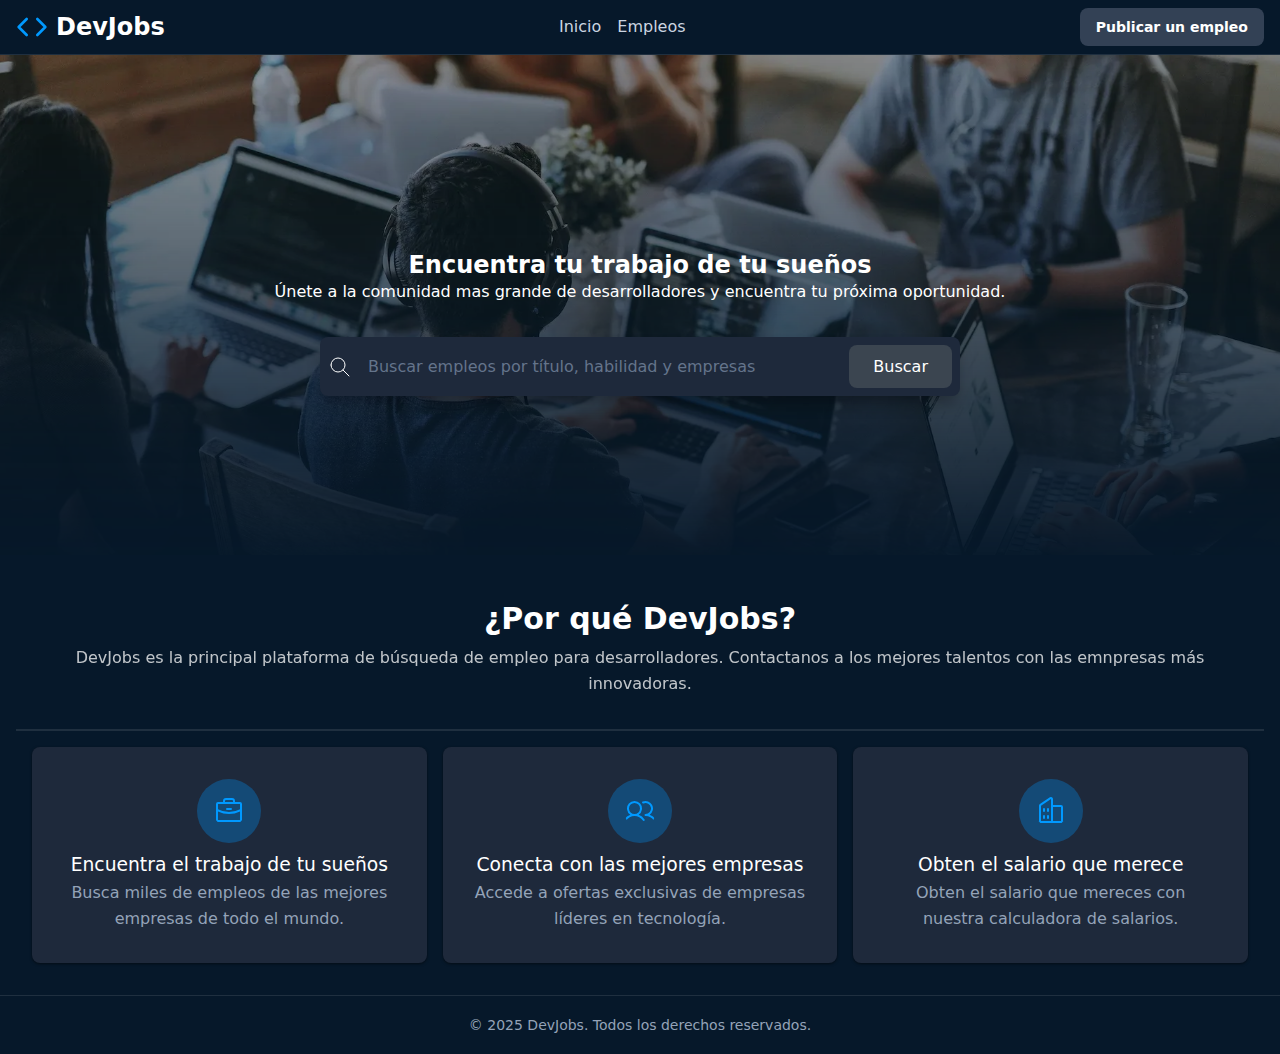
<file: index.html>
<!DOCTYPE html>
<html lang="en">
<head>
    <meta charset="UTF-8">
    <title>DevJobs - Inicio</title>
    <meta name="viewport" content="width=device-width, initial-scale=1.0">
    <meta name="description"  content="Encuentra las mejores ofertas de trabajos para desarrolladores en DevJobs."/>
    <title>Document</title>
    <link rel="stylesheet" href="./styles.css">
</head>
<body>
    <header>
        <h1>
            <svg fill="none" stroke="currentColor" stroke-linecap="round" stroke-linejoin="round" stroke-width="2"
                viewBox="0 0 24 24" xmlns="http://www.w3.org/2000/svg">
                <polyline points="16 18 22 12 16 6"></polyline>
                <polyline points="8 6 2 12 8 18"></polyline>
            </svg>
            DevJobs
        </h1>
        <nav>
            <a href="/">Inicio</a>
            <a href="empleos.html">Empleos</a>
        </nav>
        <div>
            <a href="">Publicar un empleo</a>
            <!-- <a href="">Iniciar Sesión</a> -->
        </div>
    </header>
    <main>
        <section>
            <img src="./background.webp" />
            <h1>Encuentra tu trabajo de tu sueños</h1>
            <p>
                Únete a la comunidad mas grande de desarrolladores y encuentra tu próxima oportunidad.
            </p>
            
            <form role="search">
                <div>

                    <svg xmlns="http://www.w3.org/2000/svg" width="24" height="24" viewBox="0 0 24 24" fill="none" stroke="currentColor" stroke-width="1" stroke-linecap="round" stroke-linejoin="round" class="icon icon-tabler icons-tabler-outline icon-tabler-search"><path stroke="none" d="M0 0h24v24H0z" fill="none"/><path d="M10 10m-7 0a7 7 0 1 0 14 0a7 7 0 1 0 -14 0" /><path d="M21 21l-6 -6" /></svg>
    
                    <input type="text" name="" id="" placeholder="Buscar empleos por título, habilidad y empresas" />
                    <button type="submit">Buscar</button>
                </div>
            </form>
        </section>
        <section>
            <header>
                <h2>¿Por qué DevJobs? </h2>
                <p>DevJobs es la principal plataforma de búsqueda de empleo para desarrolladores. Contactanos a los mejores talentos con las emnpresas más innovadoras.</p>
            </header>
            <footer>
                <article>
                    <svg fill="currentColor" height="32" viewBox="0 0 256 256" width="32" xmlns="http://www.w3.org/2000/svg"
                        aria-hidden="true">
                        <path
                        d="M216,56H176V48a24,24,0,0,0-24-24H104A24,24,0,0,0,80,48v8H40A16,16,0,0,0,24,72V200a16,16,0,0,0,16,16H216a16,16,0,0,0,16-16V72A16,16,0,0,0,216,56ZM96,48a8,8,0,0,1,8-8h48a8,8,0,0,1,8,8v8H96ZM216,72v41.61A184,184,0,0,1,128,136a184.07,184.07,0,0,1-88-22.38V72Zm0,128H40V131.64A200.19,200.19,0,0,0,128,152a200.25,200.25,0,0,0,88-20.37V200ZM104,112a8,8,0,0,1,8-8h32a8,8,0,0,1,0,16H112A8,8,0,0,1,104,112Z">
                        </path>
                    </svg>
                    <h3>Encuentra el trabajo de tu sueños</h3>
                    <p>
                        Busca miles de empleos de las mejores empresas de todo el mundo.
                    </p>

                </article>

                <article>
                    <svg fill="currentColor" height="32" viewBox="0 0 256 256" width="32" xmlns="http://www.w3.org/2000/svg"
                    aria-hidden="true">
                        <path
                        d="M117.25,157.92a60,60,0,1,0-66.5,0A95.83,95.83,0,0,0,3.53,195.63a8,8,0,1,0,13.4,8.74,80,80,0,0,1,134.14,0,8,8,0,0,0,13.4-8.74A95.83,95.83,0,0,0,117.25,157.92ZM40,108a44,44,0,1,1,44,44A44.05,44.05,0,0,1,40,108Zm210.14,98.7a8,8,0,0,1-11.07-2.33A79.83,79.83,0,0,0,172,168a8,8,0,0,1,0-16,44,44,0,1,0-16.34-84.87,8,8,0,1,1-5.94-14.85,60,60,0,0,1,55.53,105.64,95.83,95.83,0,0,1,47.22,37.71A8,8,0,0,1,250.14,206.7Z">
                        </path>
                    </svg>
                    <h3>Conecta con las mejores empresas</h3>
                    <p>
                        Accede a ofertas exclusivas de empresas líderes en tecnología.
                    </p>

                </article>

                <article>
                    
                    <svg fill="currentColor" height="32" viewBox="0 0 256 256" width="32" xmlns="http://www.w3.org/2000/svg"
                     aria-hidden="true">
                    <path
                    d="M240,208H224V96a16,16,0,0,0-16-16H144V32a16,16,0,0,0-24.88-13.32L39.12,72A16,16,0,0,0,32,85.34V208H16a8,8,0,0,0,0,16H240a8,8,0,0,0,0-16ZM208,96V208H144V96ZM48,85.34,128,32V208H48ZM112,112v16a8,8,0,0,1-16,0V112a8,8,0,1,1,16,0Zm-32,0v16a8,8,0,0,1-16,0V112a8,8,0,1,1,16,0Zm0,56v16a8,8,0,0,1-16,0V168a8,8,0,0,1,16,0Zm32,0v16a8,8,0,0,1-16,0V168a8,8,0,0,1,16,0Z">
                    </path>
                    </svg>
                    <h3>Obten el salario que merece</h3>
                    <p>
                        Obten el salario que mereces con nuestra calculadora de salarios.
                    </p>

                </article>
            </footer>
        </section>
    </main>
    <footer>
        <small>&copy; 2025 DevJobs. Todos los derechos reservados.</small>
        
    </footer>
</body>
</html>
</file>
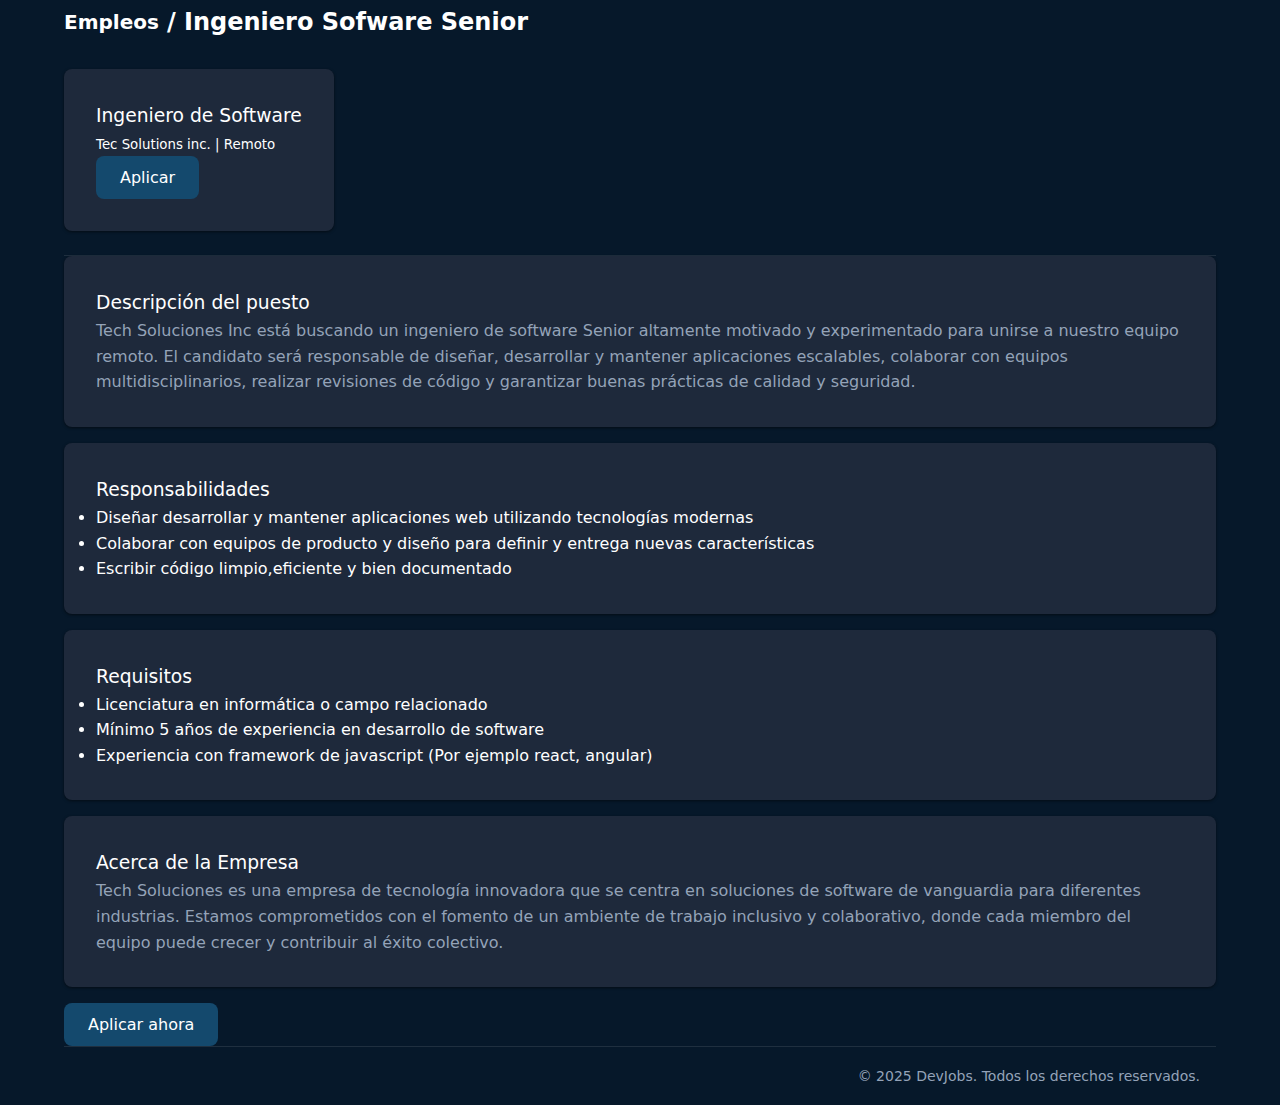
<file: detalle_busqueda.html>
<!DOCTYPE html>
<html lang="en">
<head>
    <meta charset="UTF-8">
    <title>DevJobs - Inicio</title>
    <meta name="viewport" content="width=device-width, initial-scale=1.0">
    <meta name="description"  content="Detalle de la Búsqueda."/>
    <title>Document</title>
    <link rel="stylesheet" href="./styles.css">
</head>
<body>
    <section class="detalle-busqueda">
            <header>
                <h1>
                    <small>Empleos</small> / Ingeniero Sofware Senior
                
                </h1>
                <article>
                    <div>
                        <h3>Ingeniero de Software</h3>
                        <small>Tec Solutions inc. | Remoto</small>
                        </h3>

                    </div>
                    <button class="button-apply-job">Aplicar</button>
                </article>

            </header>
            <article>
                <h3>Descripción del puesto</h3>
                <p>
                    Tech Soluciones Inc está buscando un ingeniero de software Senior altamente motivado y experimentado para unirse a nuestro equipo remoto. El candidato será responsable de diseñar, desarrollar y mantener aplicaciones escalables, colaborar con equipos multidisciplinarios, realizar revisiones de código y garantizar buenas prácticas de calidad y seguridad. 
                </p>
            </article>
            <article>
                <h3>Responsabilidades</h3>
                <ul>
                    <li>Diseñar desarrollar y mantener aplicaciones web utilizando tecnologías modernas</li>
                    <li>
                        Colaborar con equipos de producto y diseño para definir y entrega nuevas características
                    </li>
                    <li>
                        Escribir código limpio,eficiente y bien documentado
                    </li>
                </ul>
            </article>
            <article>
                <h3>Requisitos</h3>
                <ul>
                    <li>Licenciatura en informática o campo relacionado</li>
                    <li>Mínimo 5 años de experiencia en desarrollo de software</li>
                    <li>Experiencia con framework de javascript (Por ejemplo react, angular)</li>

                </ul>
            </article>

            <article>
                <h3>Acerca de la Empresa</h3>
                <p>
                    Tech Soluciones es una empresa de tecnología innovadora que se centra en soluciones de software de vanguardia para diferentes industrias. Estamos comprometidos con el fomento de un ambiente de trabajo inclusivo y colaborativo, donde cada miembro del equipo puede crecer y contribuir al éxito colectivo.
                </p>
            </article>
            <button class="button-apply-job">Aplicar ahora</button>
                
            <footer>
                <small>&copy; 2025 DevJobs. Todos los derechos reservados.</small>
                
            </footer>

    </section>
</body>
</html>
</file>
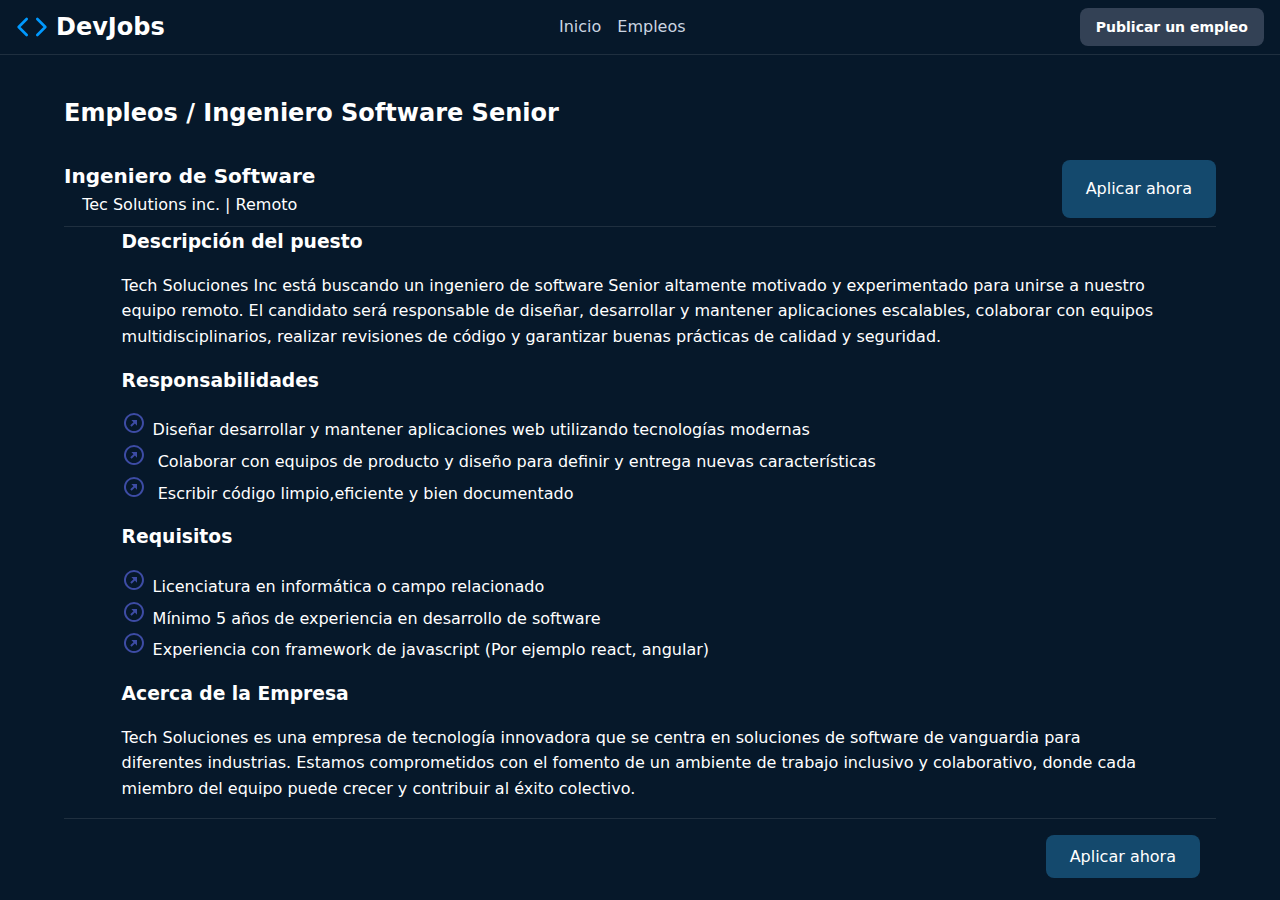
<file: detalle_oferta.html>
<!DOCTYPE html>
<html lang="en">
<head>
    <meta charset="UTF-8">
    <title>DevJobs - Inicio</title>
    <meta name="viewport" content="width=device-width, initial-scale=1.0">
    <meta name="description"  content="Detalle de la Búsqueda."/>
    <title>Document</title>
    <link rel="stylesheet" href="./styles.css">
</head>
<body>
    <header>
          <h1>
                <svg fill="none" stroke="currentColor" stroke-linecap="round" stroke-linejoin="round" stroke-width="2"
                    viewBox="0 0 24 24" xmlns="http://www.w3.org/2000/svg">
                    <polyline points="16 18 22 12 16 6"></polyline>
                    <polyline points="8 6 2 12 8 18"></polyline>
                </svg>
                DevJobs
        </h1>
        <nav>
            <a href="/">Inicio</a>
            <a href="empleos.html">Empleos</a>
        </nav>
        <div>
            <a href="">Publicar un empleo</a>
            <!-- <a href="">Iniciar Sesión</a> -->
        </div>
    </header>
    <main>

        <section class="detalle-busqueda">
                <header>
                    <h1>
                        Empleos / Ingeniero Software Senior
                    
                    </h1>
                    <div>
                        <div>
                            <h2>Ingeniero de Software</h2>
                            <p>Tec Solutions inc. | Remoto</p>
                            
    

                        </div>
                        <button class="button-apply-job">Aplicar ahora</button>
                    </div>
    
                </header>
                <div class="detalle-content">
                    <div>
                        <h3>Descripción del puesto</h3>
                        <p>
                            Tech Soluciones Inc está buscando un ingeniero de software Senior altamente motivado y experimentado para unirse a nuestro equipo remoto. El candidato será responsable de diseñar, desarrollar y mantener aplicaciones escalables, colaborar con equipos multidisciplinarios, realizar revisiones de código y garantizar buenas prácticas de calidad y seguridad. 
                        </p>
                    </div>
                    <div>
                        <h3>Responsabilidades</h3>
                        <ul>
                            <li>Diseñar desarrollar y mantener aplicaciones web utilizando tecnologías modernas</li>
                            <li>
                                Colaborar con equipos de producto y diseño para definir y entrega nuevas características
                            </li>
                            <li>
                                Escribir código limpio,eficiente y bien documentado
                            </li>
                        </ul>
                    </div>
                    <div>
                        <h3>Requisitos</h3>
                        <ul>
                            <li>Licenciatura en informática o campo relacionado</li>
                            <li>Mínimo 5 años de experiencia en desarrollo de software</li>
                            <li>Experiencia con framework de javascript (Por ejemplo react, angular)</li>
        
                        </ul>
                    </div>
        
                    <div>
                        <h3>Acerca de la Empresa</h3>
                        <p>
                            Tech Soluciones es una empresa de tecnología innovadora que se centra en soluciones de software de vanguardia para diferentes industrias. Estamos comprometidos con el fomento de un ambiente de trabajo inclusivo y colaborativo, donde cada miembro del equipo puede crecer y contribuir al éxito colectivo.
                        </p>
                    </div>

                </div>
                
                <footer>
                    
                    <button class="button-apply-job">Aplicar ahora</button>
                </footer>
                    
               
    
        </section>
    </main>
   
</body>
</html>
</file>
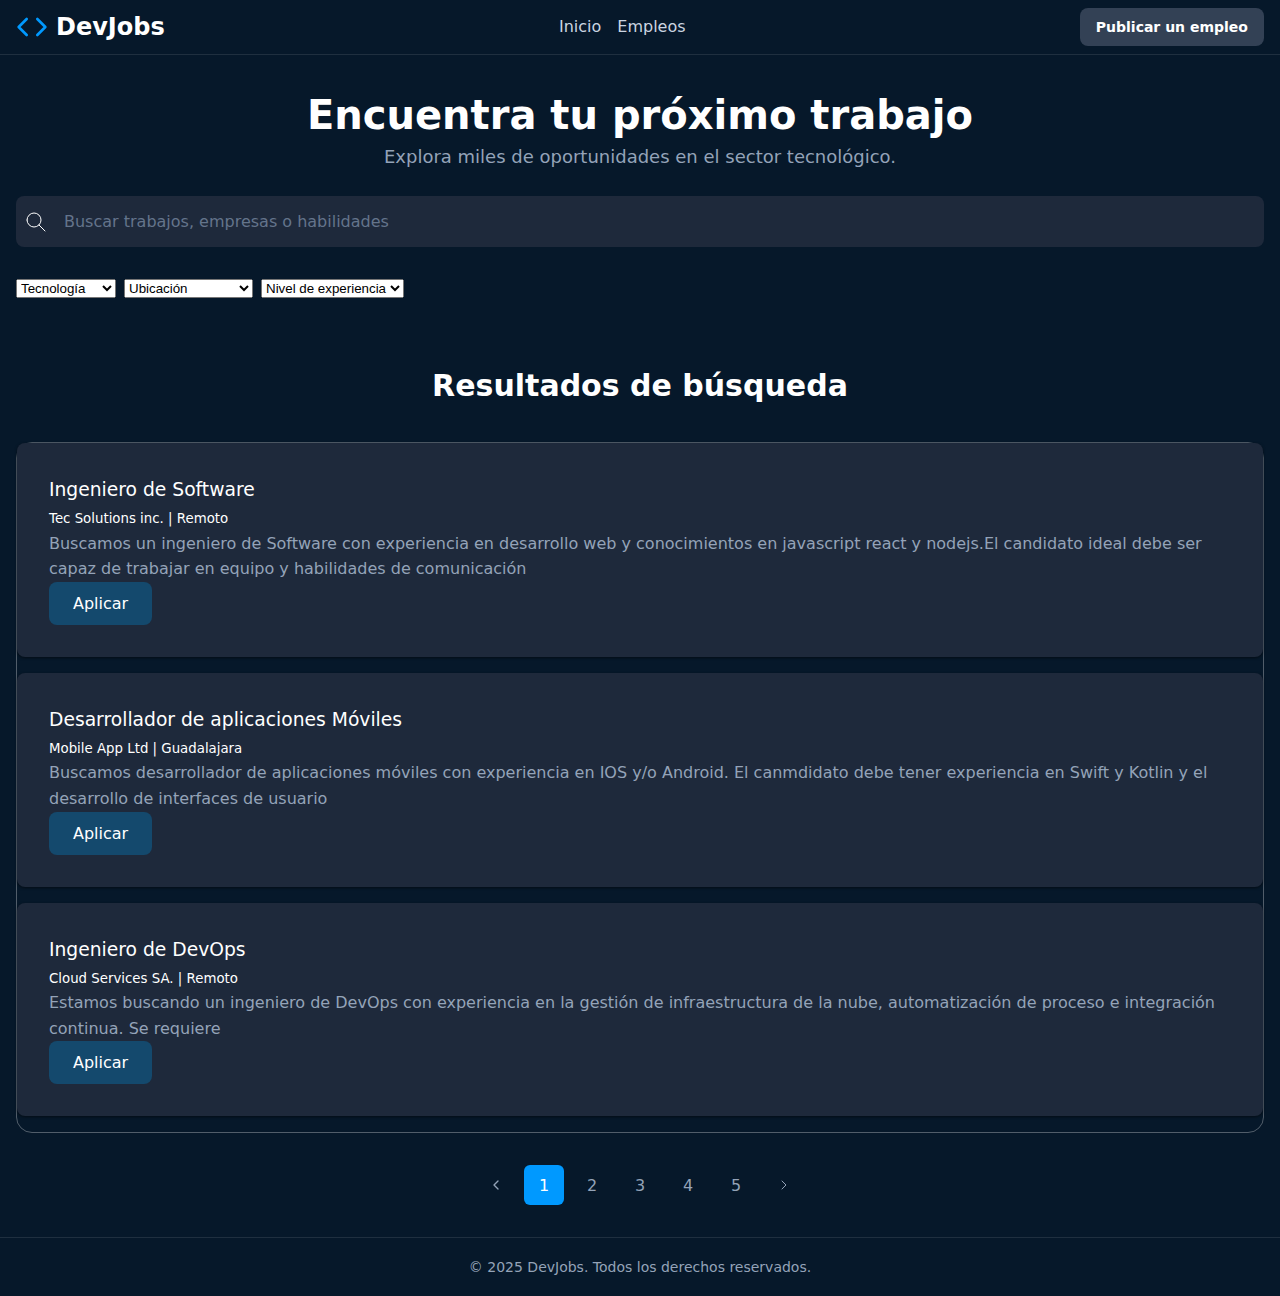
<file: empleos.html>
<!DOCTYPE html>
<html lang="en">
<head>
    <meta charset="UTF-8">
    <title>DevJobs - Empleos</title>
    <meta name="viewport" content="width=device-width, initial-scale=1.0">
    <meta name="description"  content="Listado con empleos y filtros para encontrar trabajo de tu sueños."/>
    <title>Document</title>
    <link rel="stylesheet" href="./styles.css">
    <script src="./script.js" type="module"></script>
</head>
<body>
    <header>
          <h1>
                <svg fill="none" stroke="currentColor" stroke-linecap="round" stroke-linejoin="round" stroke-width="2"
                    viewBox="0 0 24 24" xmlns="http://www.w3.org/2000/svg">
                    <polyline points="16 18 22 12 16 6"></polyline>
                    <polyline points="8 6 2 12 8 18"></polyline>
                </svg>
                DevJobs
        </h1>
        <nav>
            <a href="/">Inicio</a>
            <a href="empleos.html">Empleos</a>
        </nav>
        <div>
            <a href="">Publicar un empleo</a>
            <!-- <a href="">Iniciar Sesión</a> -->
        </div>
    </header>
    <main>
        <section class="jobs-search">
            <h1>Encuentra tu próximo trabajo</h1>
            <p>Explora miles de oportunidades en el sector tecnológico.</p>

            <form id="empleos-search-form" role="search">
                <div class="search-bar">
                    <svg xmlns="http://www.w3.org/2000/svg" width="24" height="24" viewBox="0 0 24 24" fill="none"
                        stroke="currentColor" stroke-width="1" stroke-linecap="round" stroke-linejoin="round"
                        class="icon icon-tabler icons-tabler-outline icon-tabler-search">
                        <path stroke="none" d="M0 0h24v24H0z" fill="none" />
                        <path d="M10 10m-7 0a7 7 0 1 0 14 0a7 7 0 1 0 -14 0" />
                        <path d="M21 21l-6 -6" />
                    </svg>

                    <input name="search" id="empleos-search-input" required type="text"
                        placeholder="Buscar trabajos, empresas o habilidades">
                </div>

                <div class="search-filters">
                    <select name="technology" id="filter-technology">
                        <option value="">Tecnología</option>
                        <optgroup label="Tecnologías populares">
                        <option value="javascript">JavaScript</option>
                        <option value="python">Python</option>
                        <option value="react">React</option>
                        <option value="nodejs">Node.js</option>
                        </optgroup>
                        <option value="java">Java</option>
                        <hr />
                        <option value="csharp">C#</option>
                        <option value="c">C</option>
                        <option value="c++">C++</option>
                        <hr />
                        <option value="ruby">Ruby</option>
                        <option value="php">PHP</option>
                    </select>

                    <select name="location" id="filter-location">
                        <option value="">Ubicación</option>
                        <option value="remoto">Remoto</option>
                        <option value="cdmx">Ciudad de México</option>
                        <option value="guadalajara">Guadalajara</option>
                        <option value="monterrey">Monterrey</option>
                        <option value="barcelona">Barcelona</option>
                    </select>

                    <select name="experience-level" id="filter-experience-level">
                        <option value="">Nivel de experiencia</option>
                        <option value="junior">Junior</option>
                        <option value="mid">Mid-level</option>
                        <option value="senior">Senior</option>
                        <option value="lead">Lead</option>
                    </select>
                </div>
            </form>

            <span id="filter-selected-value"></span>
        </section>

        <section class="result-busqueda">
            <h2>Resultados de búsqueda</h2>

            <div class="jobs-listings">
                <!-- Aquí se insertan los empleos dinámicamente -->
                 <article>
                    <div>
                        <h3>Ingeniero de Software</h3>
                        <small>Tec Solutions inc. | Remoto</small>
                        <p>
                            Buscamos un ingeniero de Software con experiencia en desarrollo web y conocimientos en javascript react y nodejs.El candidato ideal debe ser capaz de trabajar en equipo y habilidades de comunicación
                        </p>

                    </div>
                    <button class="button-apply-job" id="boton-importante">Aplicar</button>
                 </article>
                 <article>
                    <div>
                        <h3>Desarrollador de aplicaciones Móviles</h3>
                        <small>Mobile App Ltd | Guadalajara</small>
                        <p>
                            Buscamos desarrollador de aplicaciones móviles con experiencia en IOS y/o Android. El canmdidato debe tener experiencia en Swift y Kotlin y el desarrollo de interfaces de usuario
                        </p>

                    </div>
                    <button class="button-apply-job">Aplicar</button>
                 </article>
                 <article>
                    <div>
                        <h3>Ingeniero de DevOps</h3>
                        <small>Cloud Services SA. | Remoto</small>
                        <p>
                            Estamos buscando un ingeniero de DevOps con experiencia en la gestión de infraestructura de la nube, automatización de proceso e integración continua. Se requiere
                        </p>

                    </div>
                    <button class="button-apply-job">Aplicar</button>
                 </article>
            </div>

            <nav class="pagination">
                <a href="#"><svg width="16" height="16" viewBox="0 0 24 24" fill="none" stroke="currentColor" stroke-width="2"
                    stroke-linecap="round" stroke-linejoin="round">
                    <path stroke="none" d="M0 0h24v24H0z" fill="none" />
                    <path d="M15 6l-6 6l6 6" />
                </svg></a>
                <a class="is-active" href="#">1</a>
                <a href="#">2</a>
                <a href="#">3</a>
                <a href="#">4</a>
                <a href="#">5</a>
                <a href="#"><svg width="16" height="16" viewBox="0 0 24 24" fill="none" stroke="currentColor" stroke-width="1.5"
                    stroke-linecap="round" stroke-linejoin="round"
                    class="icon icon-tabler icons-tabler-outline icon-tabler-chevron-right">
                    <path stroke="none" d="M0 0h24v24H0z" fill="none" />
                    <path d="M9 6l6 6l-6 6" />
                </svg></a>
            </nav>
        </section>
    </main>
    
     <footer>
        <small>&copy; 2025 DevJobs. Todos los derechos reservados.</small>
        
    </footer>
   
</body>
</html>
</file>
<file: styles.css>
* {
  margin: 0;
  padding: 0;
  box-sizing: border-box;
}


:root {
  --primary: #3b4550;
  --primary-dark: #0a3d66;
  --primary-hover: #0d5ba8;
  --primary-light: #09f;
  --background: #06182a;
  --text-primary: #ffffff;
  --text-secondary: #cbd5e1;
  --text-muted: #94a3b8;
  --border: rgba(255, 255, 255, 0.1);
  --card-bg: #1e293b;
  --shadow: rgba(0, 0, 0, 0.3);
  --input-bg: #1e293b;
  --hsla-example: hsla(210, 100%, 56%, 1);
}


body {
  font-family: system-ui;
  background-color: var(--background);
  color: var(--text-primary);
  min-height: 100vh;
  display: flex;
  flex-direction: column;
  line-height: 1.6;
}

/* Títulos principales */
h1 {
  font-size: 1.5rem;
  line-height: 1.2;
  text-wrap: balance;
  display: flex;
  align-items: center;
  gap: 0.5rem;

  svg {
    width: 2rem;
    height: 2rem;
    color: var(--primary-light);
  }
}

h1 + p {
  text-wrap: balance;
  margin-bottom: 2rem
}

/* Header */
header {
  border-bottom: 1px solid var(--border);
  background: var(--background);
  padding: .5rem 1rem;
  display: flex;
  align-items: center;
  justify-content: space-between;
  gap: 2rem;

  h2 {
    font-size: 1.25rem;
    font-weight: 700;
    color: var(--text-primary);
  }
}

/* Navegación del header a otras páginas */
nav {
  align-items: center;
  gap: 1rem;
  display: flex;

  a {
    text-decoration: none;
    color: var(--text-secondary);
    transition: color 0.2s;
    font-weight: 500;

    &:hover, &:focus {
      color: var(--primary);
      outline: none;
    }
  }
}

/* Botones del Header */
header div a {
  padding: 0.5rem 1rem;
  border-radius: 0.5rem;
  background-color: #334155;
  color: var(--text-primary);
  display: inline-block;
  font-size: 0.875rem;
  font-weight: 700;
  text-decoration: none;
  /* TODO */
}

/* Hero */
main > section:nth-child(1) {
  height: 500px;
  text-align: center;
  display: flex;
  flex-direction: column;
  justify-content: center;
  align-items: center;

  h1 {
    padding-top: 36px;
  }

  & > img {
    position: absolute;
    width: 100%;
    height: 100%;
    object-fit: cover;
    z-index: -1;
    left: 0;
    right: 0;
    mask-image: linear-gradient(to bottom, rgba(16, 25, 34, 1) 5%, rgba(16, 25, 34, 0) 80%);
  }
}

/* Formulario de Búsqueda */
form {
  max-width: 42rem;
  width: 100%;
  margin: 0 auto;
  padding-inline: 1rem;
}

form > div {
  display: flex;
  align-items: center;
  background-color: var(--input-bg);
  border-radius: 0.5rem;
  box-shadow: 0 10px 15px -3px var(--shadow);
  padding: 0.5rem;
  gap: 0.5rem;
}

form span {
  padding-left: 0.75rem;
  color: var(--text-muted);
  display: flex;
  align-items: center;
  flex-shrink: 0;
}

form input[type="text"] {
  flex: 1;
  background: transparent;
  border: none;
  outline: none;
  color: var(--text-primary);
  padding: 0.75rem 0.5rem;
  font-size: 1rem;
  font-family: inherit;
}

form input[type="text"]::placeholder {
  color: #64748b;
}

button {
  padding: 0.75rem 1.5rem;
  border-radius: 0.5rem;
  background-color: var(--primary);
  color: white;
  font-weight: 400;
  border: none;
  cursor: pointer;
  transition: all 0.2s;
  font-family: inherit;
  font-size: 1rem;
  white-space: nowrap;

  &:hover, /* pseudo-clase que significa que el ratón está encima */
  &:focus { /* pseudo-clase que significa que el elemento tiene el foco */
    background-color: var(--primary-hover);
    outline: 2px solid white;
    outline-offset: 2px;
  }

  &:active { 
    transform: scale(0.90)
  }

  &:disabled {
    opacity: .5;
    pointer-events: none;
  }
}

/* Features Section */
main > section:nth-child(2) {
  padding-inline: 1rem;
  background-color: var(--background);
  padding-top: 2rem;

  & > header {
    gap: 2px;
    flex-direction: column;

    h2 {
      margin-bottom: 0;
    }

    p {
      opacity: .75;
      text-align: center;
      margin-bottom: 1.5rem;
    }
  }

  & > div {
    max-width: 1280px;
    margin: 0 auto;
  }
}


main > section:nth-child(2) h2 {
  font-size: 1.875rem;
  font-weight: 700;
  color: var(--text-primary);
  margin-bottom: 1rem;
}

main > section:nth-child(2) > div > div:first-child > p {
  font-size: 1.125rem;
  color: var(--text-muted);
  max-width: 42rem;
  margin: 0 auto;
}

/* Grid de Features */
main > section:nth-child(2) footer {
  display: grid;
  grid-template-columns: repeat(auto-fit, minmax(280px, 1fr));
  gap: 16px
}


/* Footer */
footer {
  background-color: var(--background);
  border-top: 1px solid var(--border);
  text-align: center;
  padding: 16px;

  small {
    color: var(--text-muted);
    font-size: 0.875rem;
  }
}

article {
  background-color: var(--card-bg);
  padding: 2rem;
  margin-bottom: 16px;
  border-radius: 0.5rem;
  box-shadow: 0px 1px 3px 0px rgba(0, 0, 0, 0.5);

  svg {
    color: var(--primary-light);
    background: rgba(0, 153, 255, .3);
    width: 64px;
    height: 64px;
    border-radius: 100%;
    padding: 16px;
  }

  p {
    color: var(--text-muted);
  }

  h3 {
    font-weight: 500;
   
  }
}

/* Jobs Search */
.jobs-search {
  margin: 0;
  padding: 0;
  height: auto !important;

  h1 {
    font-size: 2.5rem;
    margin-bottom: .25rem;
  }

  p {
    font-size: 1.125rem;
    color: var(--text-muted);
    margin-bottom: 1.5rem;
  }

  .search-bar {
    background: var(--input-bg);
    padding: .25rem .5rem;
    margin-bottom: 2rem;
  }

  .search-filters {
    display: flex;
    flex-wrap: wrap;
    margin-top: .5rem;
  }

  form {
    width: 100%;
    max-width: 1280px;
  }

  form div {
    background: none;
    box-shadow: none;
    padding: 0;
  }
}

.result-busqueda h2{
  text-align: center;
  margin-block: 2rem !important;
}
.jobs-listings {
  border: 1px solid rgba(255, 255, 255, .3);
  border-radius: 1rem;

  .job-listing-card {
    background: none;
    box-shadow: none;
    border-radius: 0;
    border-bottom: 1px solid rgba(255, 255, 255, .3);
    margin: 0;

    display: flex; /* valor original */
    align-items: start;
    gap: 1rem;

    &.is-hidden {
      display: none;
    }

    small {
      font-size: .875rem;
      opacity: .75;
    }

    p {
      margin-top: 0.5rem
    }

    &:last-child {
      border-bottom: none;
    }
  }
}



.pagination {
  display: flex;
  justify-content: center;
  gap: 0.5rem;
  margin-block: 2rem;

  a {
    display: flex;
    align-items: center;
    justify-content: center;
    width: 2.5rem;
    height: 2.5rem;
    text-decoration: none;
    color: var(--text-muted);
    border-radius: 0.375rem;
    transition: all .3s;

    &:hover, &:focus {
      background-color: #fff;
    }

    &:active {
      transform: scale(0.90);
    }

    &.is-active {
      background-color: var(--primary-light);
      color: white;
      pointer-events: none;
    }
  }
}

.button-apply-job {
  background: rgb(20, 73, 109);

  &.is-applied {
    background: #4caf50;
    pointer-events: none;
  }
}


/* Detalle de Empleo */
.detalle-busqueda{
  
  /* & * {outline: 1px solid red;} */
  margin: 0;
  padding: 0;
  width:90%;
  margin: 0 auto;
  height: auto !important;
  &>header{
    flex-direction: column;
    align-items: flex-start;
    width: 100%;
    padding-left: 0;
    padding-right: 0;
    
    &>div{
      display: flex;
      width: inherit;
      justify-content: space-between;
      flex-wrap: wrap;
    }
    
  }
  &>.detalle-content{
    width: 90%;
    margin: 0 auto;
    text-align: left;
    &>div{
        text-align: left;
        width: 100%;
        margin-bottom: 1rem;
        ul{
            list-style-type: none;
            list-style-position: inside;
            list-style-image: url("flecha.svg");
        }
        h3{
            margin-bottom: 1rem;
        }
    }
    
  } 
  &>footer{
      text-align: right;
      width: 100%;
      
      
      
  }
  

}
</file>
